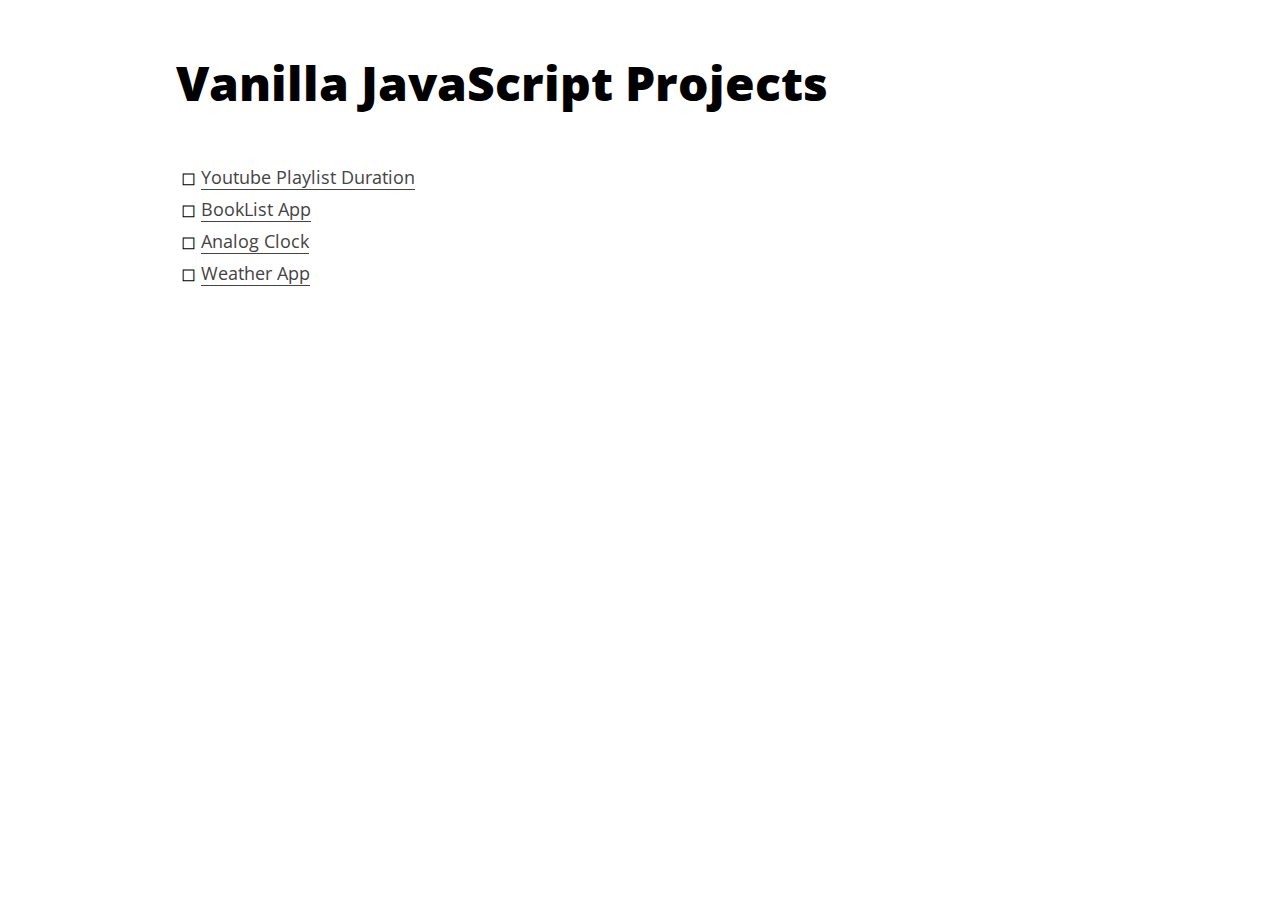
<file: index.html>
<!DOCTYPE html>
<html lang="en">
  <head>
    <meta charset="UTF-8" />
    <meta http-equiv="X-UA-Compatible" content="IE=edge" />
    <meta name="viewport" content="width=device-width, initial-scale=1.0" />
    <title>Vanilla JavaScript Projects</title>
    <link rel="preconnect" href="https://fonts.googleapis.com" />
    <link rel="preconnect" href="https://fonts.gstatic.com" crossorigin />
    <link
      href="https://fonts.googleapis.com/css2?family=Open+Sans:wght@300;400;500;600;700;800&display=swap"
      rel="stylesheet"
    />
    <link rel="stylesheet" href="styles.css" />
  </head>

  <body>
    <div class="container">
      <h1 class="title">Vanilla JavaScript Projects</h1>
      <ul class="projects_list">
        <li class="project_item">
          <a href="https://youtubeplaylistduration.netlify.app/" target="_blank"
            >Youtube Playlist Duration</a
          >
        </li>
        <li class="project_item">
          <a href="booklist/index.html">BookList App</a>
        </li>
        <li class="project_item">
          <a href="clock/index.html">Analog Clock</a>
        </li>
        <li class="project_item">
          <a href="weather-app/index.html">Weather App</a>
        </li>
      </ul>
    </div>
  </body>
</html>
</file>
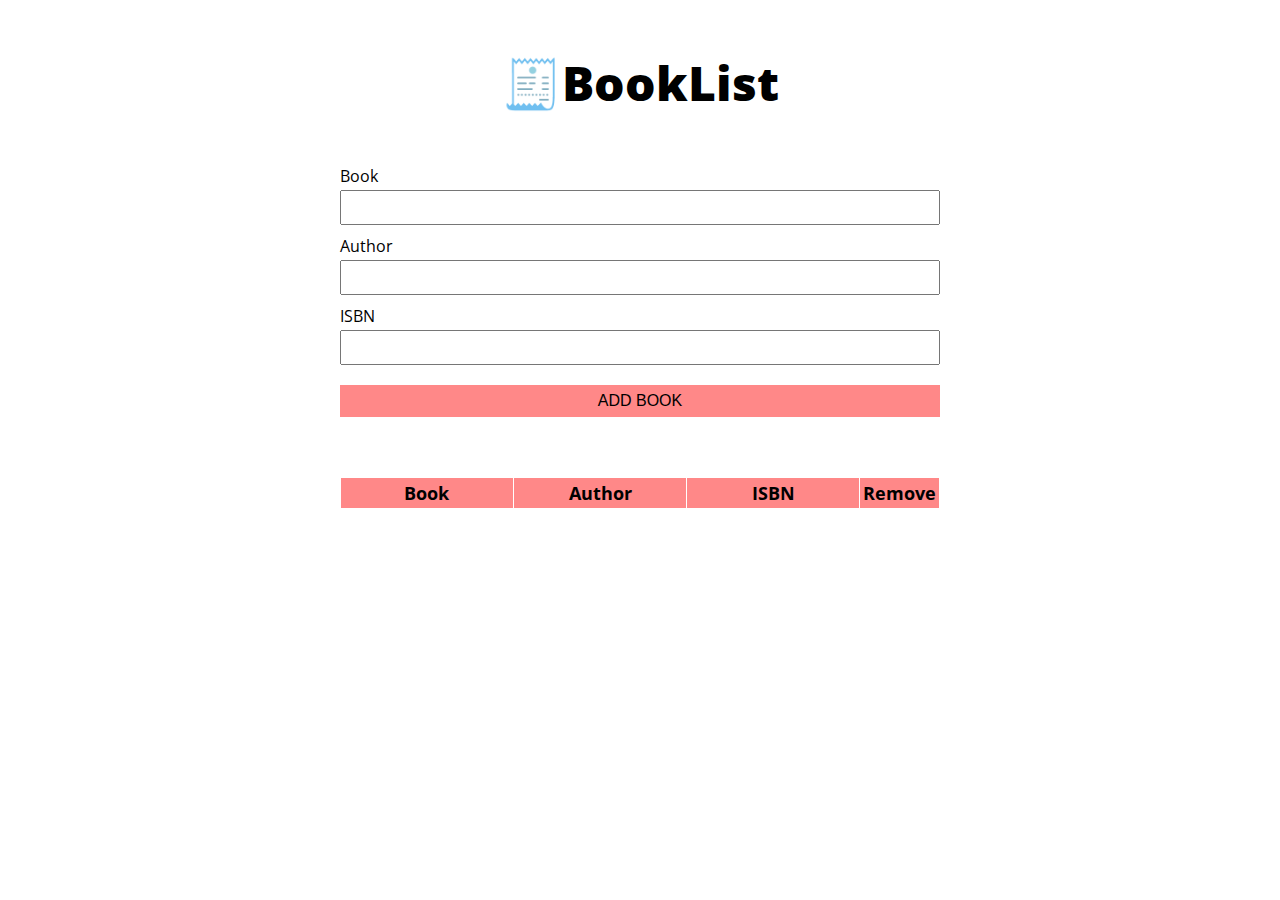
<file: booklist/index.html>
<!DOCTYPE html>
<html lang="en">
  <head>
    <meta charset="UTF-8" />
    <meta http-equiv="X-UA-Compatible" content="IE=edge" />
    <meta name="viewport" content="width=device-width, initial-scale=1.0" />
    <title>BookList</title>
    <link rel="preconnect" href="https://fonts.googleapis.com" />
    <link rel="preconnect" href="https://fonts.gstatic.com" crossorigin />
    <link
      href="https://fonts.googleapis.com/css2?family=Open+Sans:wght@300;400;500;600;700;800&display=swap"
      rel="stylesheet"
    />
    <link rel="stylesheet" href="styles.css" />
  </head>
  <body>
    <div class="container">
      <h1 class="title">🧾BookList</h1>
      <form class="book-form">
        <div class="form-group">
          <label for="book">Book</label>
          <input type="text" name="book" id="book" required />
        </div>
        <div class="form-group">
          <label for="author">Author</label>
          <input type="text" name="author" id="author" required />
        </div>
        <div class="form-group">
          <label for="isbn">ISBN</label>
          <input type="number" name="isbn" id="isbn" required />
        </div>
        <input type="submit" value="ADD BOOK" class="add-btn" />
      </form>
      <table class="list-table">
        <thead>
          <tr>
            <th>Book</th>
            <th>Author</th>
            <th>ISBN</th>
            <th>Remove</th>
          </tr>
        </thead>
        <tbody class="book-list"></tbody>
      </table>
    </div>

    <script src="app.js"></script>
  </body>
</html>
</file>
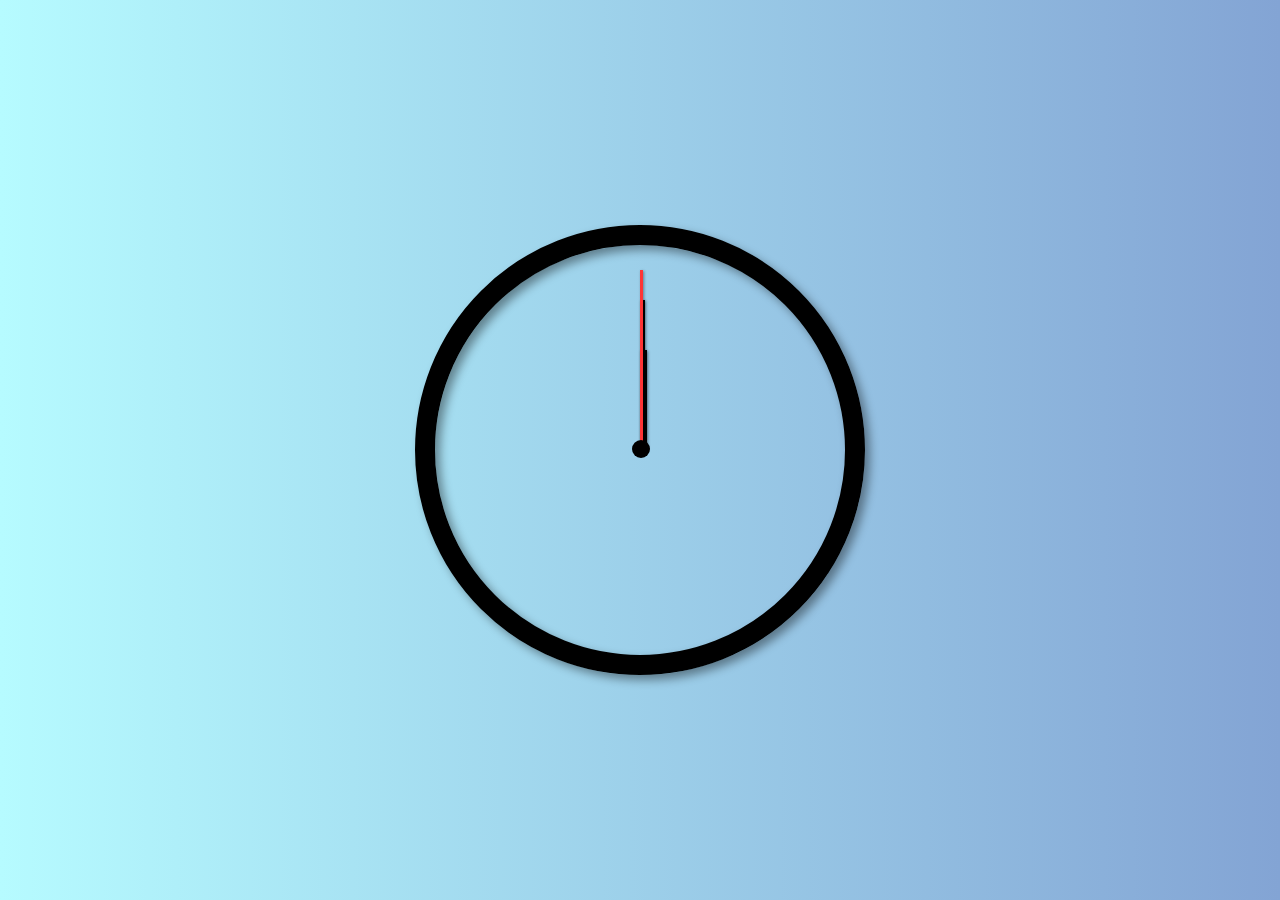
<file: clock/index.html>
<!DOCTYPE html>
<html lang="en">
  <head>
    <meta charset="UTF-8" />
    <meta http-equiv="X-UA-Compatible" content="IE=edge" />
    <meta name="viewport" content="width=device-width, initial-scale=1.0" />
    <title>JavaScript Clock</title>
    <link rel="stylesheet" href="styles.css" />
  </head>
  <body>
    <div class="container">
      <div class="clock">
        <div class="hand hour"></div>
        <div class="hand minute"></div>
        <div class="hand second"></div>
        <div class="center"></div>
      </div>
    </div>
    <script src="app.js"></script>
  </body>
</html>
</file>
<file: styles.css>
:root {
  --primary-color: #fff;
  --secondary-color: #000;
  --sub-heading-color: #222;
  --link-color: #444;
}

* {
  box-sizing: border-box;
  margin: 0;
  padding: 0;
}

html {
  font-family: "Open Sans", sans-serif;
  font-size: 16px;
}

body {
  background-color: var(--primary-color);
  color: var(--secondary-color);
}

.container {
  max-width: 968px;
  margin: 0 auto;
  padding: 50px 20px;
}

.title {
  font-size: 48px;
  font-weight: 800;
  margin-bottom: 50px;
}

.projects_list {
  padding-left: 20px;
  list-style-type: "◻";
}

.project_item {
  font-size: 18px;
  padding-left: 5px;
  margin-bottom: 8px;
}

.project_item a {
  color: var(--link-color);
  text-decoration: none;
  border-bottom: 1px solid var(--link-color);
}
</file>
<file: booklist/styles.css>
:root {
  --primary-color: #fff;
  --secondary-color: #000;
  --sub-heading-color: #222;
  --link-color: #444;
}

* {
  box-sizing: border-box;
  margin: 0;
  padding: 0;
}

html {
  font-family: "Open Sans", sans-serif;
  font-size: 16px;
}

body {
  background-color: var(--primary-color);
  color: var(--secondary-color);
}

.container {
  max-width: 968px;
  margin: 0 auto;
  padding: 50px 20px;
}

.title {
  text-align: center;
  font-size: 48px;
  font-weight: 800;
  margin-bottom: 50px;
}

.book-form {
  max-width: 600px;
  margin: 0 auto;
  margin-bottom: 60px;
}

.form-group > label {
  display: block;
  margin-bottom: 3px;
}

.form-group > input,
.add-btn {
  display: block;
  width: 100%;
  padding: 5px;
  margin-bottom: 10px;
  font-size: 18px;
}

.form-group:last-of-type > input {
  margin-bottom: 20px;
}

.add-btn {
  cursor: pointer;
  font-size: 16px;
  background-color: #f88;
  border: 2px solid #f88;
  transition: background-color 1s ease, border 1s ease;
}

.add-btn:hover {
  background-color: #f66;
  border: 2px solid #f66;
}

.list-table {
  padding: 10px;
  margin: 0 auto;
  max-width: 600px;
  width: 100%;
  text-align: center;
}

.list-table tr:hover {
  font-weight: 600;
}

.list-table,
.list-table th,
.list-table td {
  border: 1px solid #fff;
  border-collapse: collapse;
  padding: 3px;
}

.list-table th {
  background-color: #f88;
}

.list-table tr:nth-of-type(n) {
  background-color: #ddd;
}

.list-table tr:nth-of-type(2n) {
  background-color: #eee;
}

.list-table thead {
  font-size: 18px;
  text-align: center;
}

.list-table th {
  width: 30%;
}

.list-table th:last-of-type {
  width: 10%;
}

.delete-btn {
  text-decoration: none;
}
</file>
<file: clock/styles.css>
*,
*::before,
*::after {
  box-sizing: border-box;
  border: 0;
  margin: 0;
}

body {
  background: #83a4d4;
  background: linear-gradient(to right, #b6fbff, #83a4d4);
}

.container {
  width: 100%;
  height: 100vh;
  display: flex;
  justify-content: center;
  align-items: center;
}

.clock {
  width: 450px;
  height: 450px;
  border-radius: 50%;
  border: 20px solid #000;
  box-shadow: 5px 5px 10px #00000066, inset 5px 5px 10px #00000066;
  position: relative;
}

.hand {
  background-color: #000;
  position: absolute;
  bottom: 50%;
  left: 50%;
  box-shadow: 1px 1px 3px #00000066;
  transform-origin: bottom center;
}

.hour {
  width: 7px;
  height: 100px;
}

.minute {
  width: 5px;
  height: 150px;
}

.second {
  width: 3px;
  height: 180px;
  background-color: #ff3535;
}

.center {
  position: absolute;
  top: calc(50% - 10px);
  left: calc(50% - 8px);
  width: 18px;
  height: 18px;
  border-radius: 50%;
  background-color: #000;
}

@media screen and (max-width: 450px) {
  .clock {
    width: 300px;
    height: 300px;
  }

  .hour {
    width: 6px;
    height: 60px;
  }

  .minute {
    width: 4px;
    height: 100px;
  }

  .second {
    width: 2px;
    height: 120px;
  }
}
</file>
